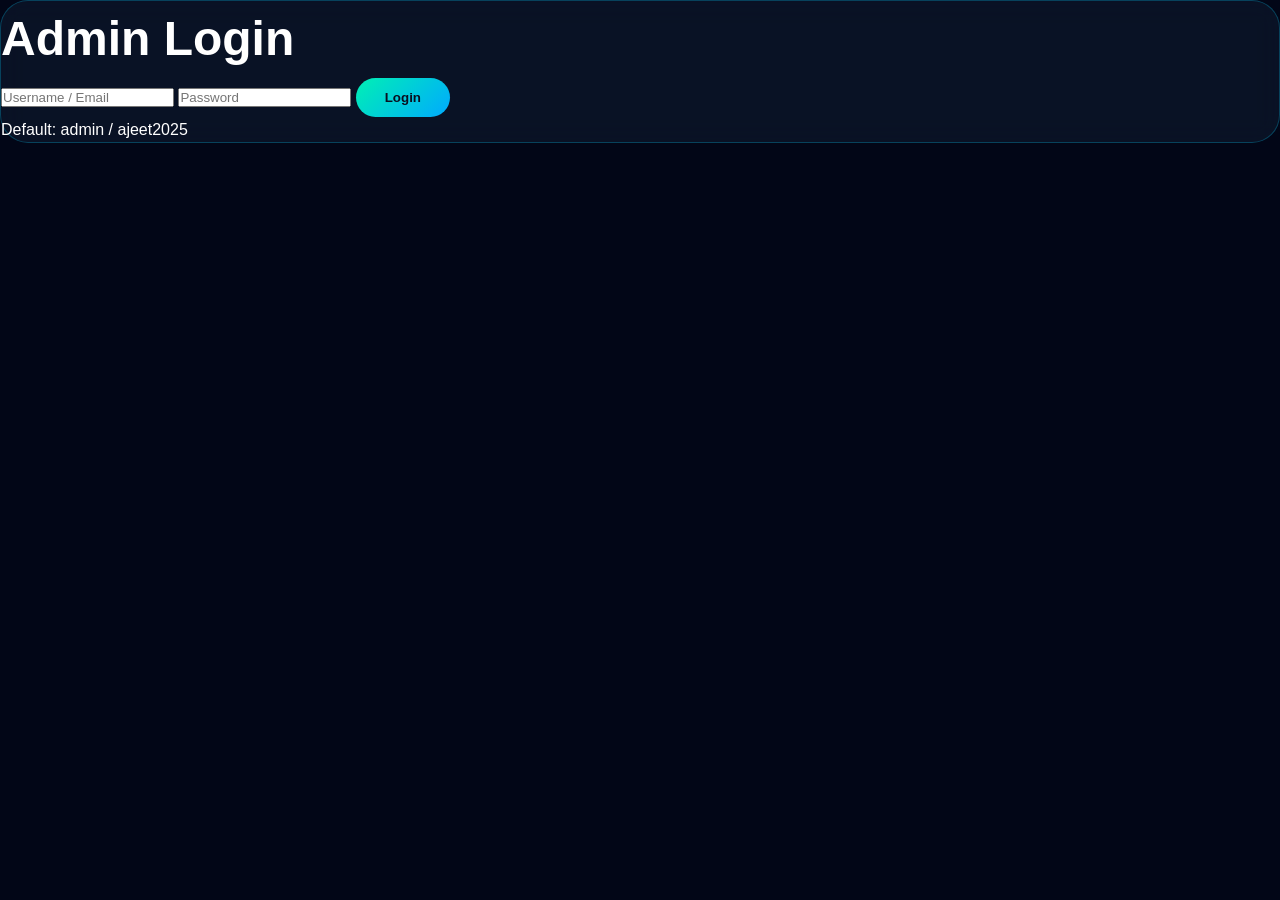
<file: admin/index.html>
<!DOCTYPE html>
<html lang="en">
<head>
  <meta charset="UTF-8">
  <meta name="viewport" content="width=device-width, initial-scale=1.0">
  <title>Admin Login</title>
  <link rel="stylesheet" href="../css/portfolio.css">
  <script src="../js/backend.js"></script>
</head>
<body class="bg-void flex items-center justify-center min-h-screen">
  <div class="glass-card p-8 w-96">
    <h2 class="text-2xl font-bold text-center mb-6">Admin Login</h2>
    <input type="text" id="adminUser" placeholder="Username / Email" class="w-full bg-black/30 border border-white/20 rounded-lg px-4 py-2 mb-3">
    <input type="password" id="adminPass" placeholder="Password" class="w-full bg-black/30 border border-white/20 rounded-lg px-4 py-2 mb-4">
    <button onclick="doLogin()" class="btn-primary w-full">Login</button>
    <p class="text-xs text-muted text-center mt-4">Default: admin / ajeet2025</p>
  </div>
  <script>
    function doLogin() {
      const user = document.getElementById('adminUser').value;
      const pass = document.getElementById('adminPass').value;
      if(Auth.login(user, pass).ok) {
        window.location.href = 'dashboard.html';
      } else {
        alert('Invalid credentials');
      }
    }
  </script>
</body>
</html>
</file>
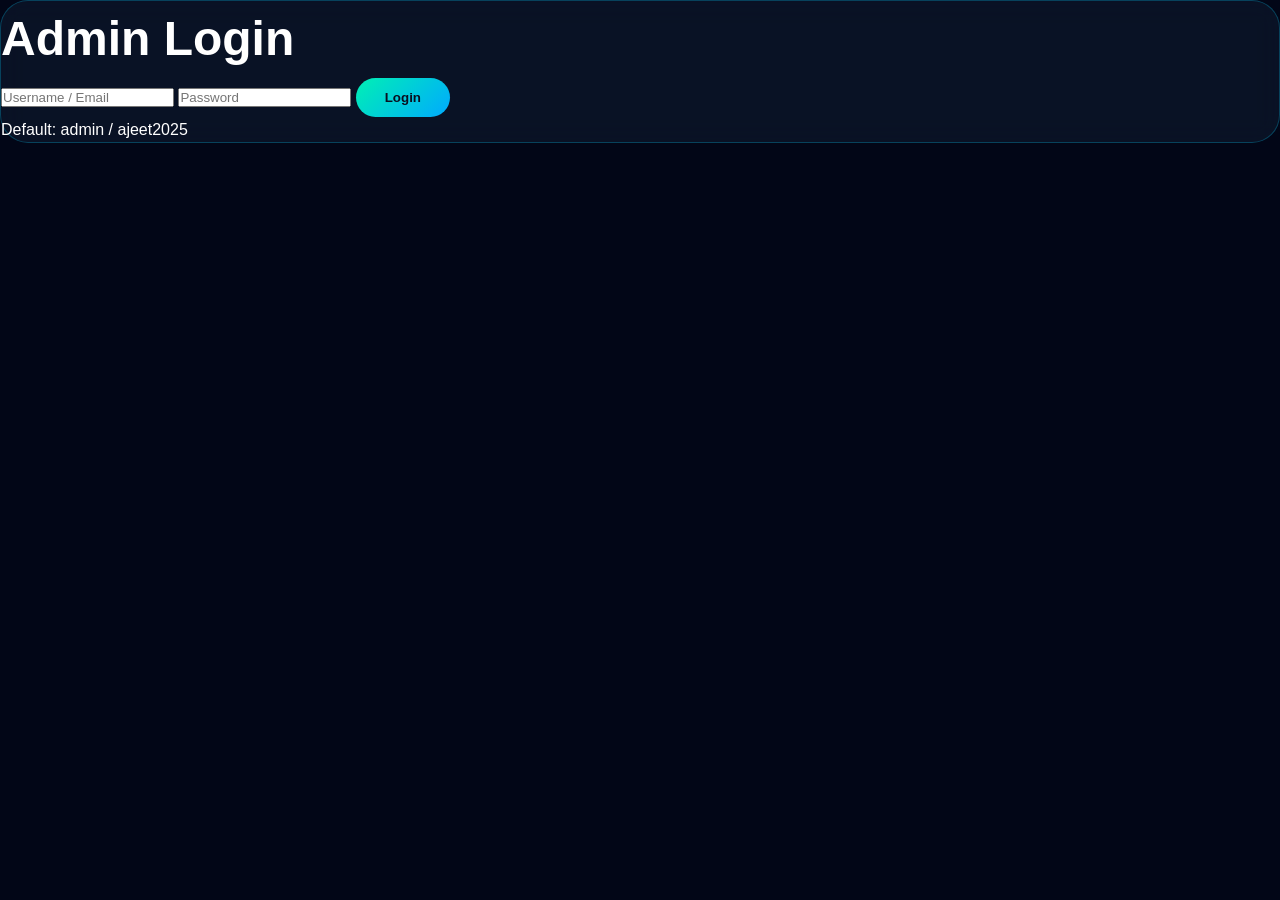
<file: admin/dashboard.html>
<!DOCTYPE html>
<html lang="en">
<head>
  <meta charset="UTF-8">
  <title>Admin Dashboard</title>
  <link rel="stylesheet" href="../css/portfolio.css">
  <script src="../data/portfolio.js"></script>
  <script src="../js/backend.js"></script>
</head>
<body class="bg-void text-white">
  <div class="container mx-auto p-5">
    <h1 class="text-3xl font-bold mb-4">Admin Dashboard</h1>
    <div class="flex flex-wrap gap-3 mb-6">
      <button onclick="showSection('projects')" class="btn-outline">Projects</button>
      <button onclick="showSection('experience')" class="btn-outline">Experience</button>
      <button onclick="showSection('certifications')" class="btn-outline">Certifications</button>
      <button onclick="showSection('skills')" class="btn-outline">Skills</button>
      <button onclick="showSection('personal')" class="btn-outline">Personal Info</button>
    </div>
    <div id="content"></div>
  </div>
  <script>
    let currentSection = 'projects';
    function showSection(s) { currentSection = s; render(); }
    function render() {
      let data = loadData(currentSection);
      if (currentSection === 'skills') data = Object.values(data).flat();
      let html = `<h2 class="text-2xl mb-3">Manage ${currentSection}</h2><button onclick="addItem()" class="btn-primary mb-4">+ Add New</button><div class="space-y-3">`;
      if (Array.isArray(data)) {
        data.forEach((item, idx) => {
          let title = item.title || item.name || item.role || item.degree || 'Item';
          let subtitle = item.company || item.issuer || item.uni || '';
          html += `<div class="glass-card p-4 flex justify-between items-center"><div><strong>${title}</strong><p class="text-sm text-muted">${subtitle}</p></div><div><button onclick="editItem(${idx})" class="btn-outline text-sm mr-2">Edit</button><button onclick="deleteItem(${idx})" class="text-red-500">Delete</button></div></div>`;
        });
      }
      html += `</div>`;
      document.getElementById('content').innerHTML = html;
    }
    window.addItem = () => { alert('In production: open modal to add. For now, edit data/portfolio.js directly.'); };
    window.editItem = (idx) => { alert(`Edit item ${idx} – implement modal in production`); };
    window.deleteItem = (idx) => {
      if(confirm('Delete permanently?')){
        let arr = loadData(currentSection);
        arr.splice(idx, 1);
        saveData(currentSection, arr);
        render();
      }
    };
    // Check authentication
    if(!Auth.isLoggedIn()) window.location.href = 'index.html';
    render();
  </script>
</body>
</html>
</file>
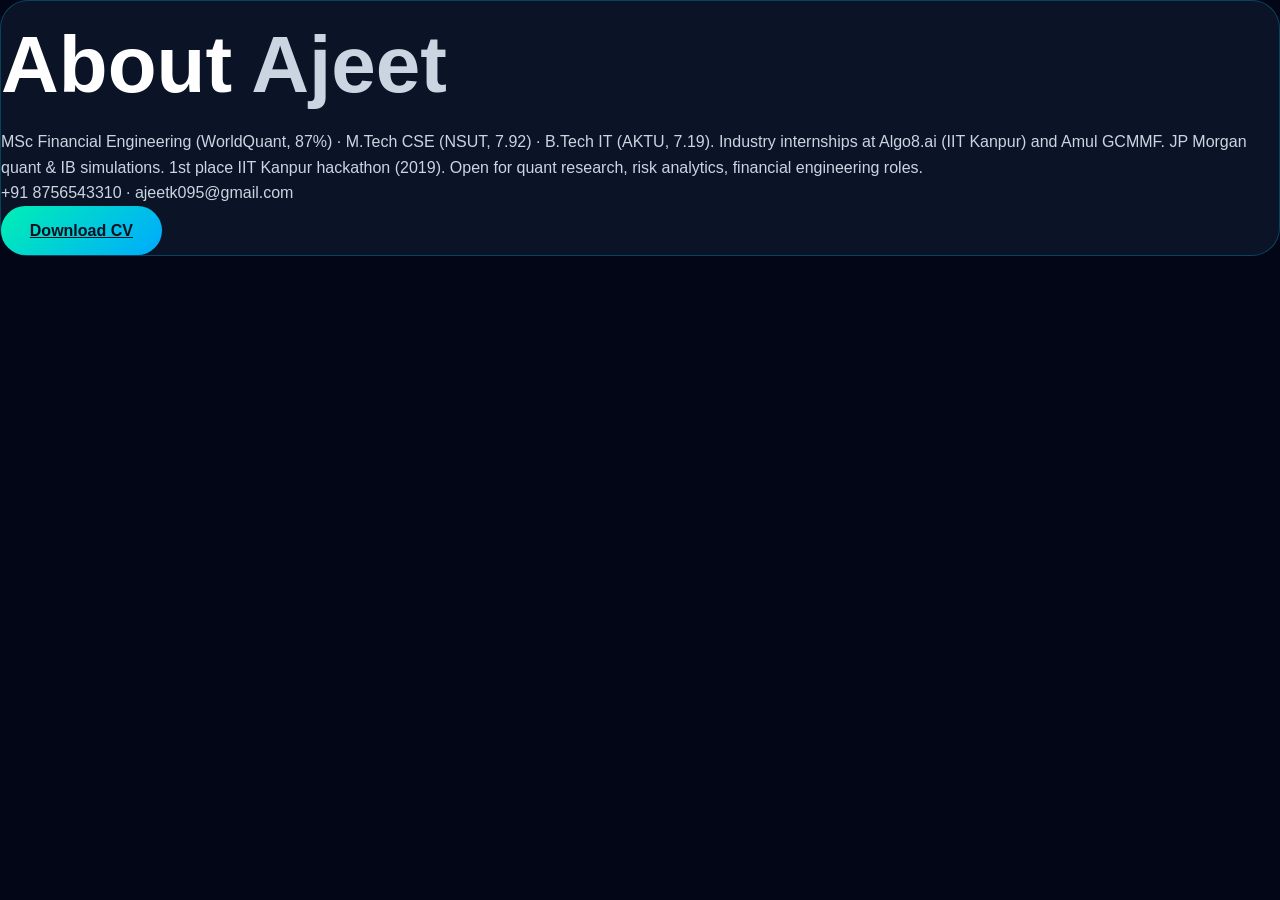
<file: pages/about.html>
<!DOCTYPE html>
<html lang="en">
<head><meta charset="UTF-8"><title>About – Ajeet Kumar</title><link rel="stylesheet" href="../css/portfolio.css"><link rel="stylesheet" href="../css/main-theme.css"><script src="../data/portfolio.js"></script><script src="../js/nav-inject.js"></script></head>
<body class="bg-void text-white"><div class="container mx-auto px-5 py-20"><div class="glass-card p-8"><h1 class="text-4xl font-bold mb-4">About <span class="neon-text">Ajeet</span></h1><div id="about-full"></div></div></div><script>document.getElementById('about-full').innerHTML = `<p>${PORTFOLIO_DATA.personal.summary}</p><p>${PORTFOLIO_DATA.personal.phone} · ${PORTFOLIO_DATA.personal.email}</p><a href="${PORTFOLIO_DATA.personal.resume_link}" class="btn-primary mt-4 inline-block">Download CV</a>`;</script></body>
</html>
</file>
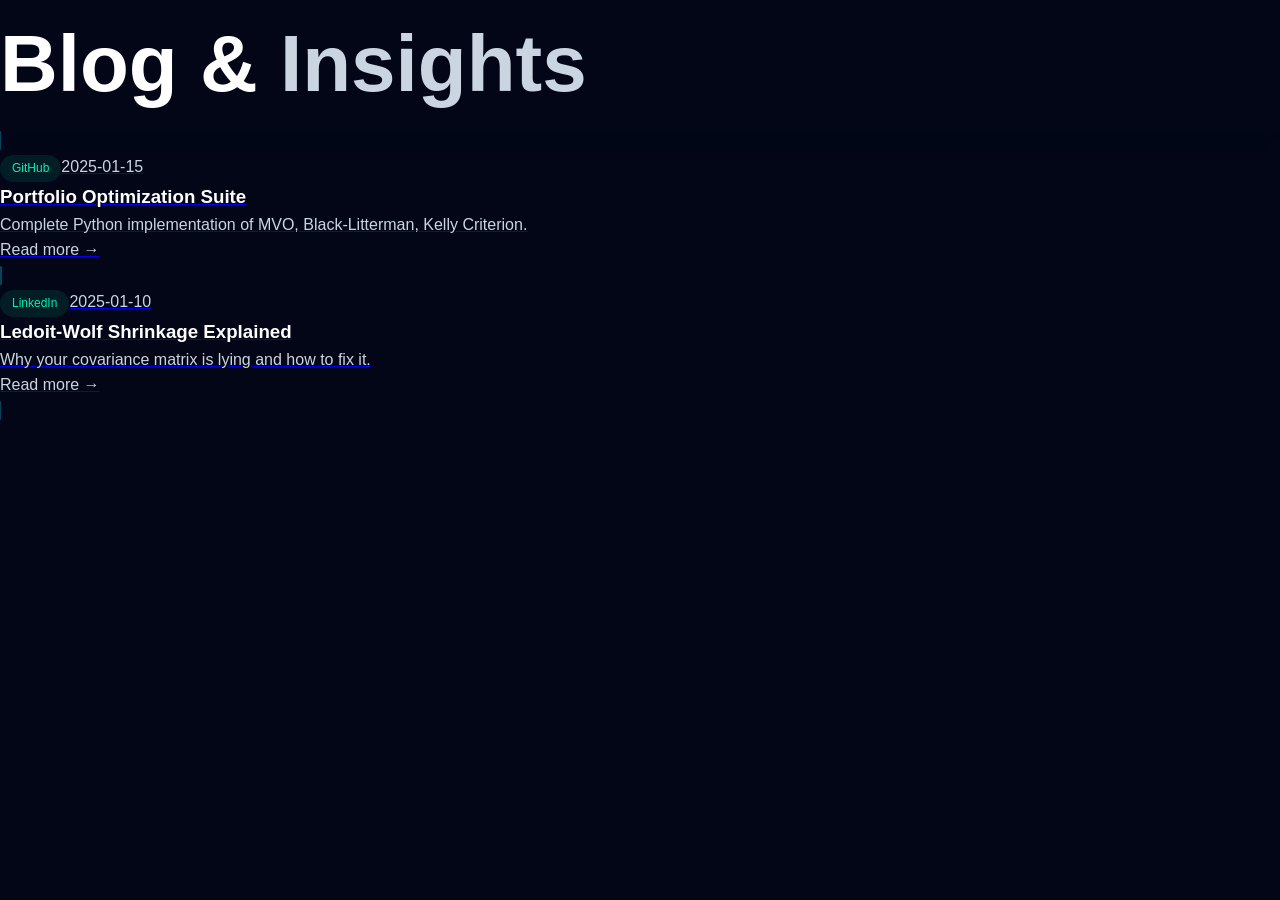
<file: pages/blog.html>
<!DOCTYPE html>
<html lang="en">
<head>
  <meta charset="UTF-8">
  <title>Blog – Ajeet Kumar</title>
  <link rel="stylesheet" href="../css/portfolio.css">
  <link rel="stylesheet" href="../css/main-theme.css">
  <script src="../data/portfolio.js"></script>
  <script src="../js/nav-inject.js"></script>
</head>
<body class="bg-void text-white">
  <div class="container mx-auto px-5 py-20">
    <h1 class="text-4xl font-bold text-center mb-8">Blog & <span class="neon-text">Insights</span></h1>
    <div class="grid md:grid-cols-2 gap-6" id="blog-list"></div>
  </div>
  <script>
    const blogs = loadData('blog');
    document.getElementById('blog-list').innerHTML = blogs.map(blog => `
      <a href="${blog.link}" target="_blank" class="glass-card p-6 hover:scale-[1.02] transition">
        <div class="flex justify-between"><span class="tag">${blog.tag}</span><span class="text-muted text-sm">${blog.date}</span></div>
        <h3 class="text-xl font-bold mt-2">${blog.title}</h3>
        <p class="text-gray-300 mt-1">${blog.summary}</p>
        <div class="mt-3 text-accent">Read more →</div>
      </a>
    `).join('');
  </script>
</body>
</html>
</file>
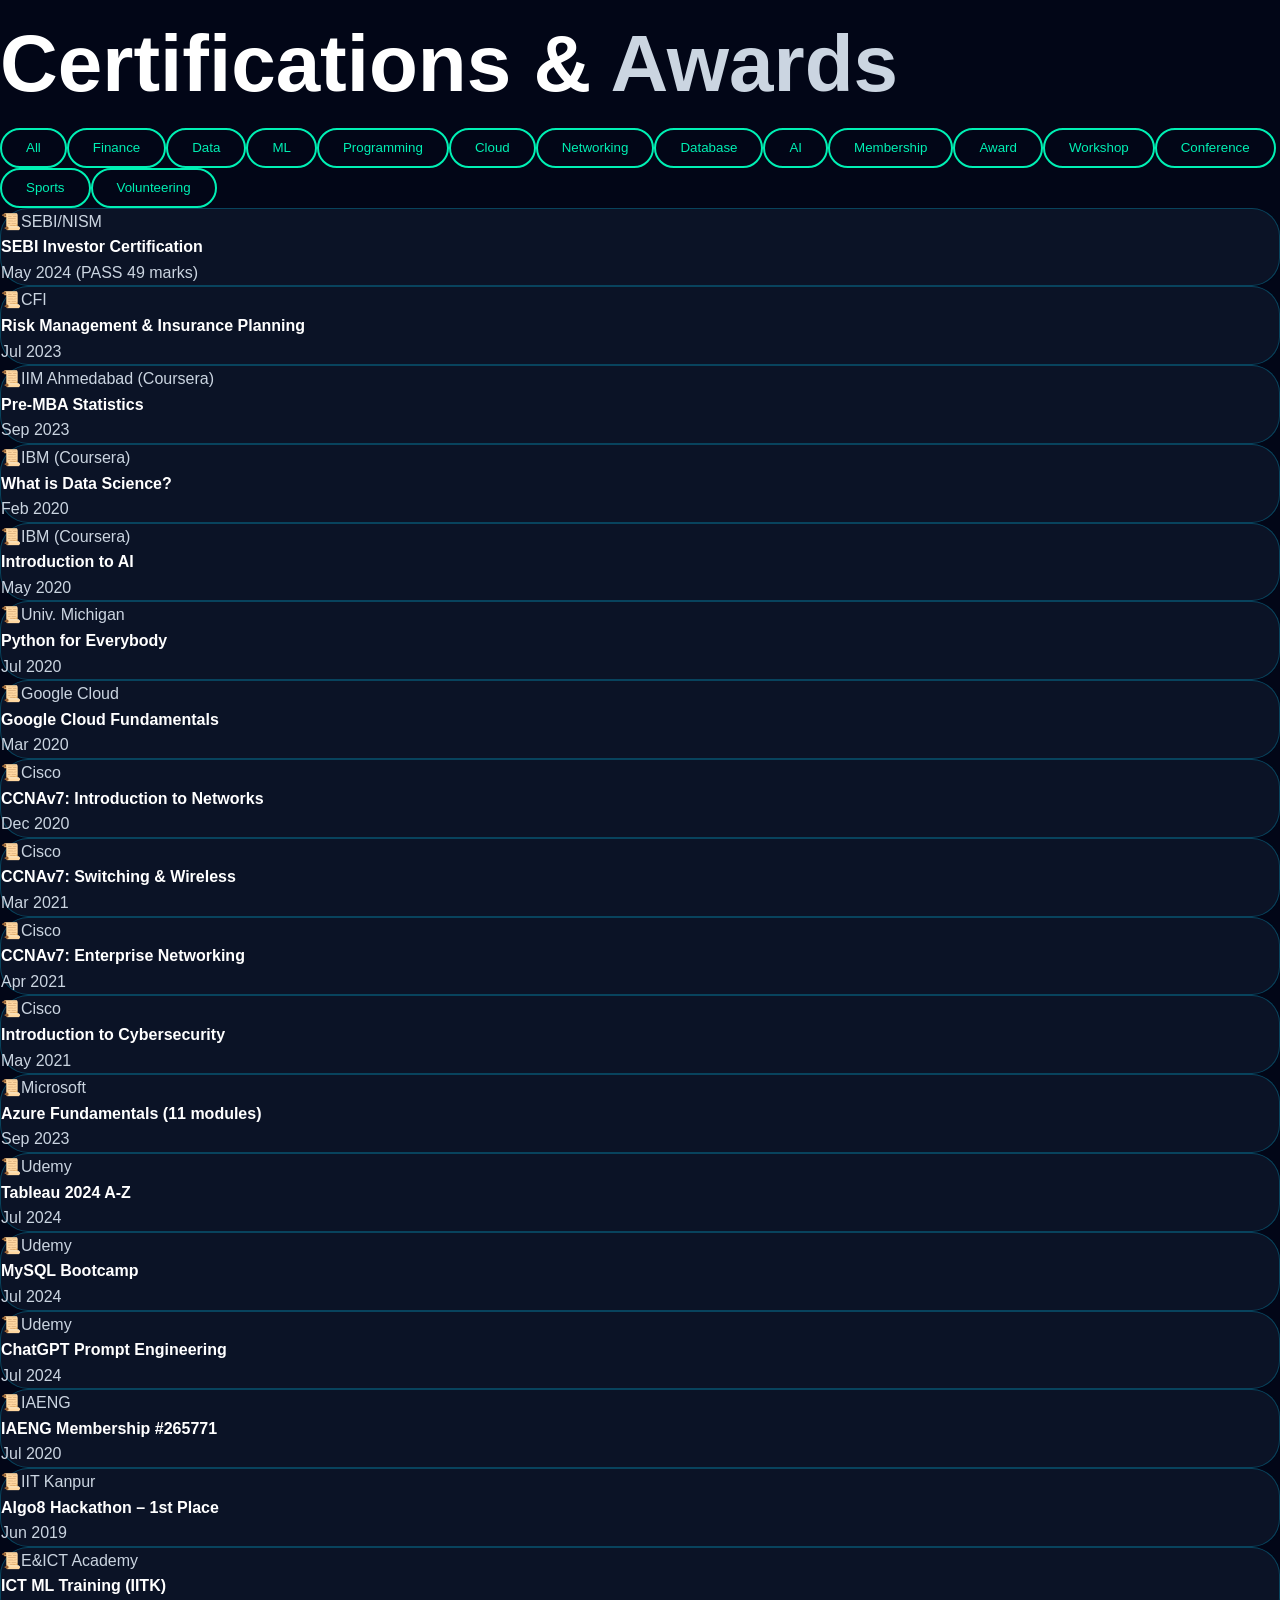
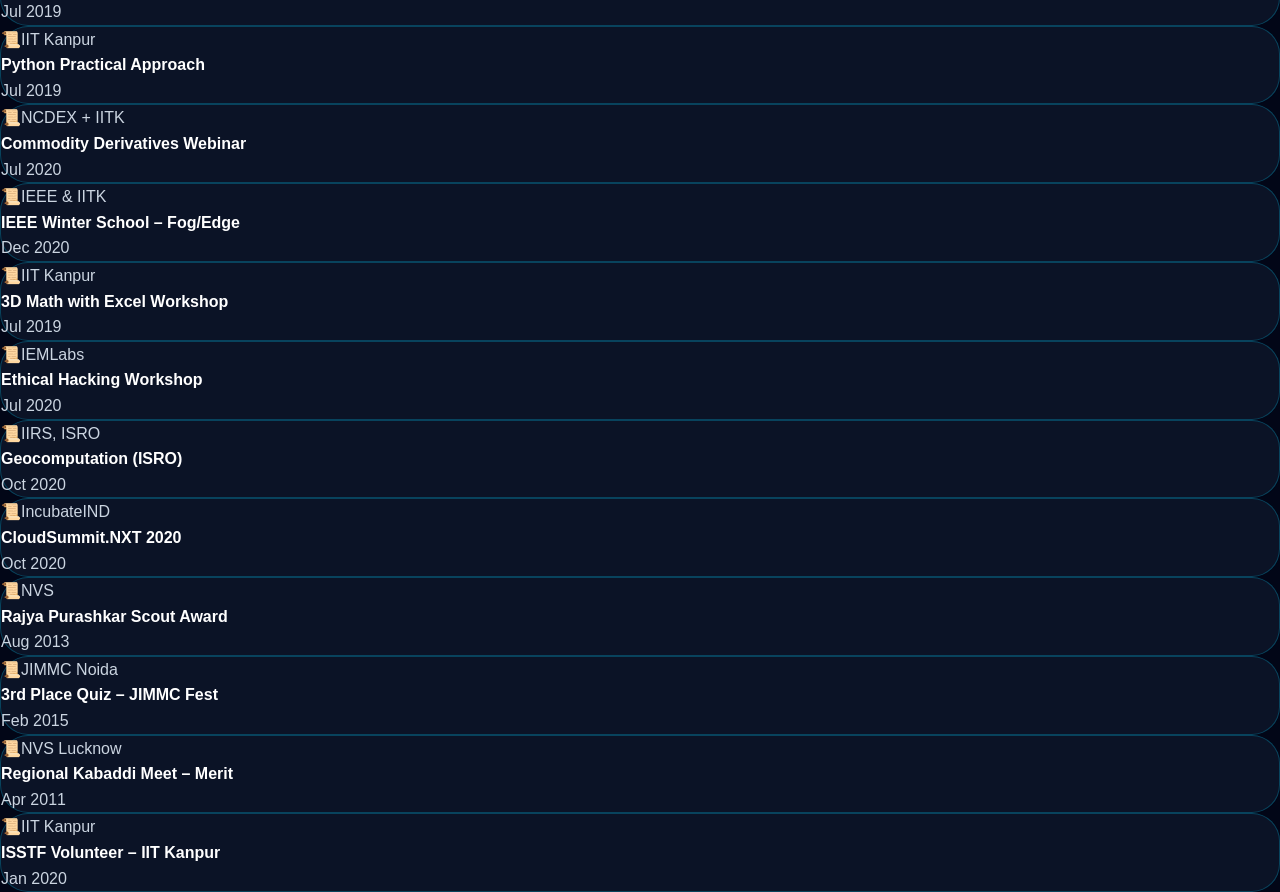
<file: pages/certifications.html>
<!DOCTYPE html>
<html lang="en">
<head>
  <meta charset="UTF-8">
  <title>Certifications – Ajeet Kumar</title>
  <link rel="stylesheet" href="../css/portfolio.css">
  <link rel="stylesheet" href="../css/main-theme.css">
  <script src="../data/portfolio.js"></script>
  <script src="../js/nav-inject.js"></script>
</head>
<body class="bg-void text-white">
  <div class="container mx-auto px-5 py-20">
    <h1 class="text-4xl font-bold text-center mb-4">Certifications & <span class="neon-text">Awards</span></h1>
    <div id="cert-filter" class="flex flex-wrap gap-2 justify-center mb-6"></div>
    <div id="cert-list" class="grid sm:grid-cols-2 lg:grid-cols-3 gap-5"></div>
  </div>
  <script>
    const allCerts = loadData('certifications');
    const categories = [...new Set(allCerts.map(c => c.cat))];
    let activeCat = 'all';
    function render() {
      const filtered = activeCat === 'all' ? allCerts : allCerts.filter(c => c.cat === activeCat);
      document.getElementById('cert-list').innerHTML = filtered.map(cert => `
        <div class="glass-card p-5">
          <div class="flex items-center gap-2 mb-2"><span class="text-accent text-xl">📜</span><span class="text-muted text-xs">${cert.issuer}</span></div>
          <h4 class="font-semibold">${cert.name}</h4>
          <p class="text-xs text-muted mt-1">${cert.date}</p>
        </div>
      `).join('');
    }
    const filterDiv = document.getElementById('cert-filter');
    filterDiv.innerHTML = `<button onclick="setCat('all')" class="btn-outline text-sm ${activeCat==='all'?'bg-accent/20':''}">All</button>` + categories.map(cat => `<button onclick="setCat('${cat}')" class="btn-outline text-sm">${cat}</button>`).join('');
    window.setCat = (cat) => { activeCat = cat; render(); document.querySelectorAll('#cert-filter button').forEach(btn => btn.classList.remove('bg-accent/20')); event.target.classList.add('bg-accent/20'); };
    render();
  </script>
</body>
</html>
</file>
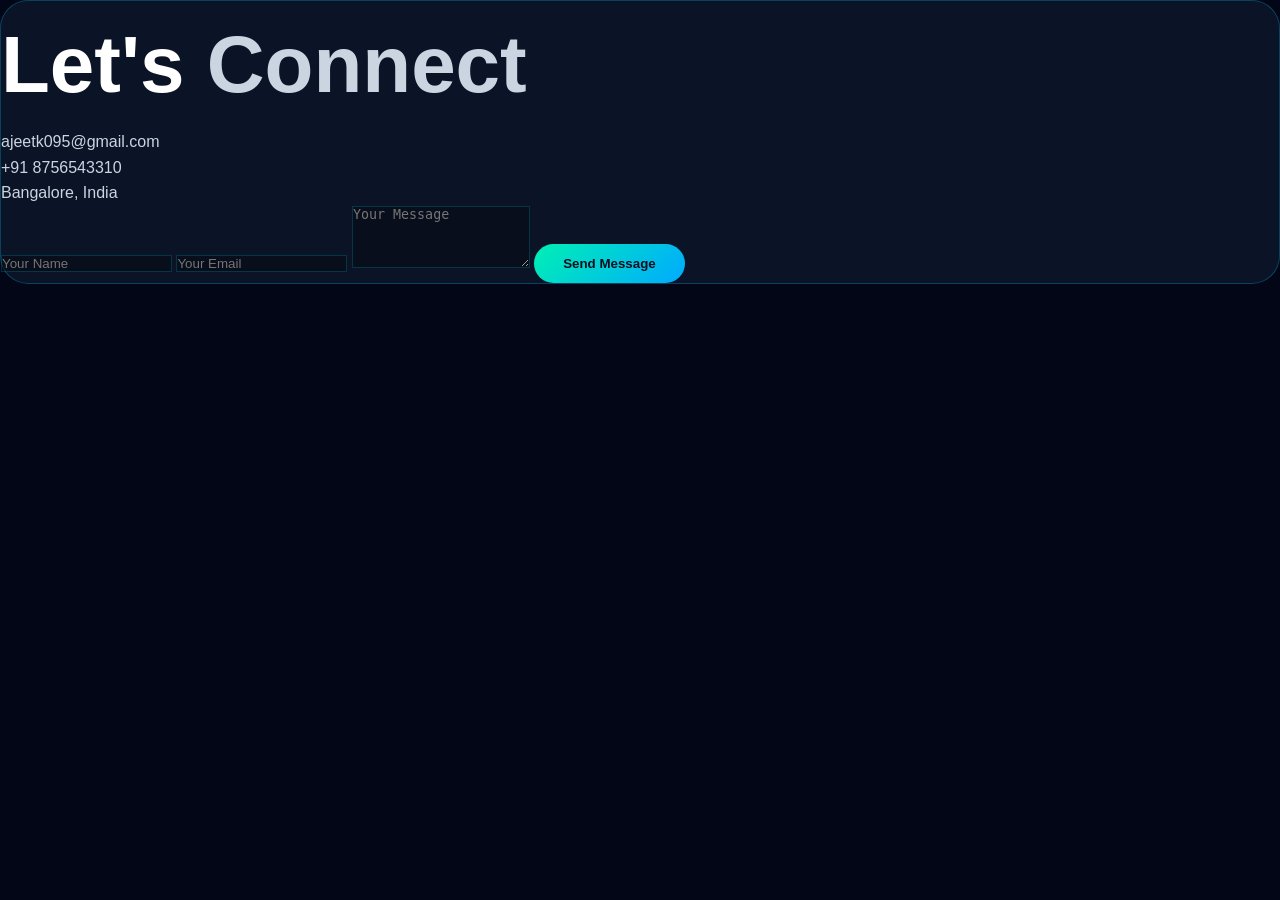
<file: pages/contact.html>
<!DOCTYPE html>
<html lang="en">
<head>
  <meta charset="UTF-8">
  <title>Contact – Ajeet Kumar</title>
  <link rel="stylesheet" href="../css/portfolio.css">
  <link rel="stylesheet" href="../css/main-theme.css">
  <script src="../data/portfolio.js"></script>
  <script src="../js/nav-inject.js"></script>
</head>
<body class="bg-void text-white">
  <div class="container mx-auto px-5 py-20">
    <div class="glass-card p-8 max-w-2xl mx-auto">
      <h1 class="text-4xl font-bold text-center mb-6">Let's <span class="neon-text">Connect</span></h1>
      <div id="contact-info" class="space-y-3 text-center mb-6"></div>
      <form id="contact-form" class="space-y-4">
        <input type="text" id="name" placeholder="Your Name" class="w-full bg-black/30 border border-white/20 rounded-lg px-4 py-2" required>
        <input type="email" id="email" placeholder="Your Email" class="w-full bg-black/30 border border-white/20 rounded-lg px-4 py-2" required>
        <textarea id="message" rows="4" placeholder="Your Message" class="w-full bg-black/30 border border-white/20 rounded-lg px-4 py-2" required></textarea>
        <button type="submit" class="btn-primary w-full">Send Message</button>
      </form>
      <div id="form-status" class="mt-4 text-center text-sm hidden"></div>
    </div>
  </div>
  <script>
    const p = PORTFOLIO_DATA.personal;
    document.getElementById('contact-info').innerHTML = `
      <p><i class="fas fa-envelope text-accent"></i> ${p.email}</p>
      <p><i class="fas fa-phone text-accent"></i> ${p.phone}</p>
      <p><i class="fas fa-map-marker-alt text-accent"></i> ${p.location}</p>
      <div class="flex justify-center gap-4">
        <a href="${p.linkedin}" target="_blank" class="text-accent2"><i class="fab fa-linkedin text-2xl"></i></a>
        <a href="${p.github}" target="_blank" class="text-accent2"><i class="fab fa-github text-2xl"></i></a>
        <a href="${p.leetcode}" target="_blank" class="text-accent2"><i class="fab fa-leetcode text-2xl"></i></a>
      </div>
    `;
    document.getElementById('contact-form').addEventListener('submit', async (e) => {
      e.preventDefault();
      const status = document.getElementById('form-status');
      status.classList.remove('hidden');
      status.innerHTML = '<div class="spinner mx-auto"></div> Sending...';
      // Simulate email sending (replace with EmailJS or your backend)
      setTimeout(() => {
        status.innerHTML = '<span class="text-accent">✓ Message sent! Ajeet will reply soon.</span>';
        document.getElementById('contact-form').reset();
        setTimeout(() => status.classList.add('hidden'), 5000);
      }, 1000);
    });
  </script>
</body>
</html>
</file>
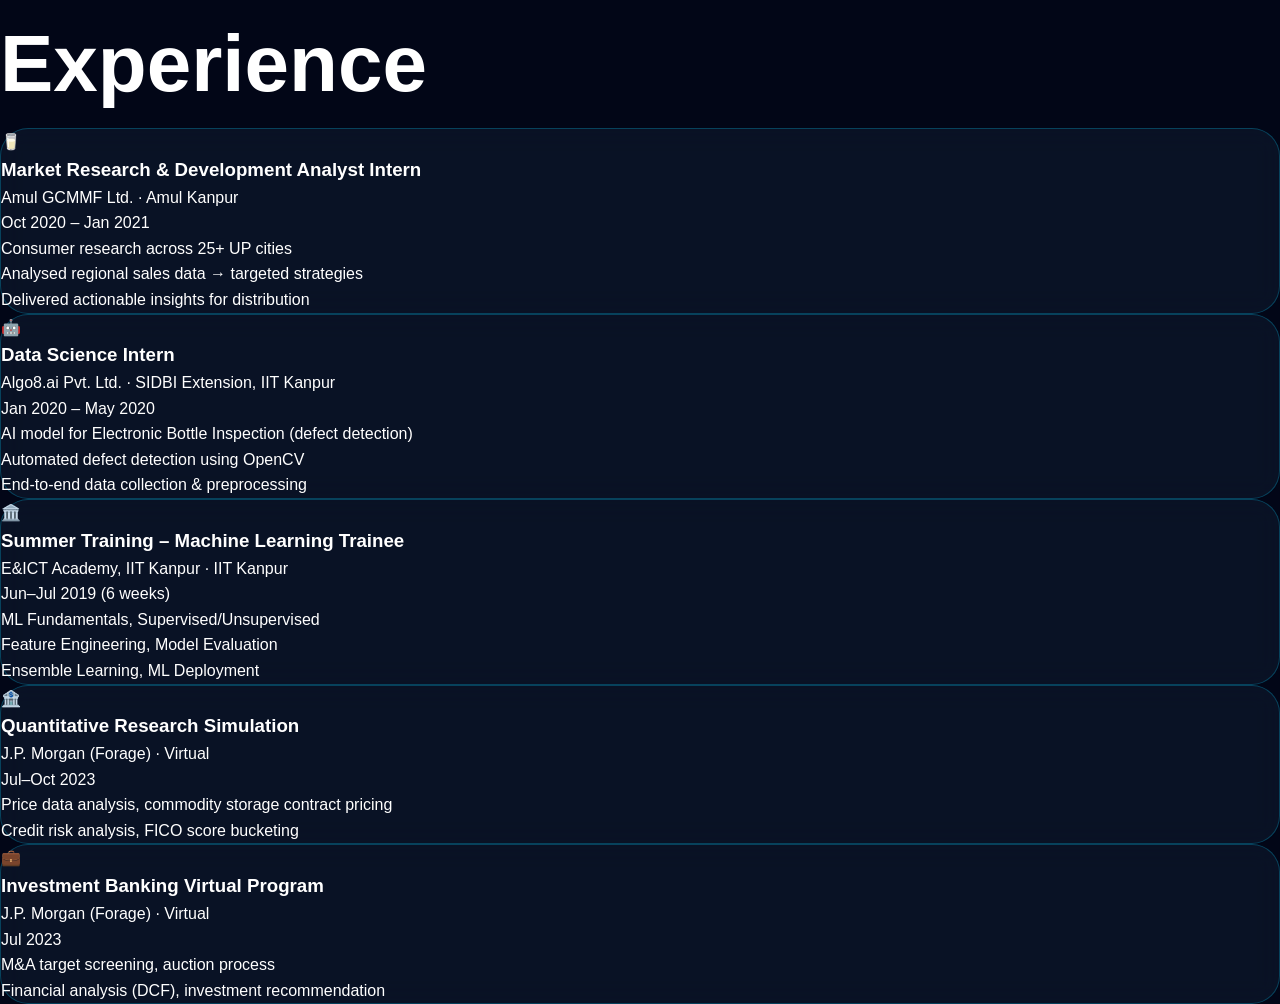
<file: pages/experience.html>
<!DOCTYPE html><html><head><title>Experience</title><link rel="stylesheet" href="../css/portfolio.css"><script src="../data/portfolio.js"></script><script src="../js/nav-inject.js"></script></head>
<body class="bg-void"><div class="container mx-auto px-5 py-20"><h1 class="text-4xl font-bold mb-8">Experience</h1><div id="exp-list" class="space-y-6"></div></div>
<script>const exp = loadData('experience'); document.getElementById('exp-list').innerHTML = exp.map(e => `<div class="glass-card p-6"><div class="text-3xl">${e.icon}</div><h3 class="text-xl font-bold">${e.role}</h3><p class="text-accent">${e.company} · ${e.location}</p><p class="text-muted text-sm">${e.period}</p><ul class="mt-2 list-disc list-inside"><li>${e.bullets.join('</li><li>')}</li></ul></div>`).join('');</script></body></html>
</file>
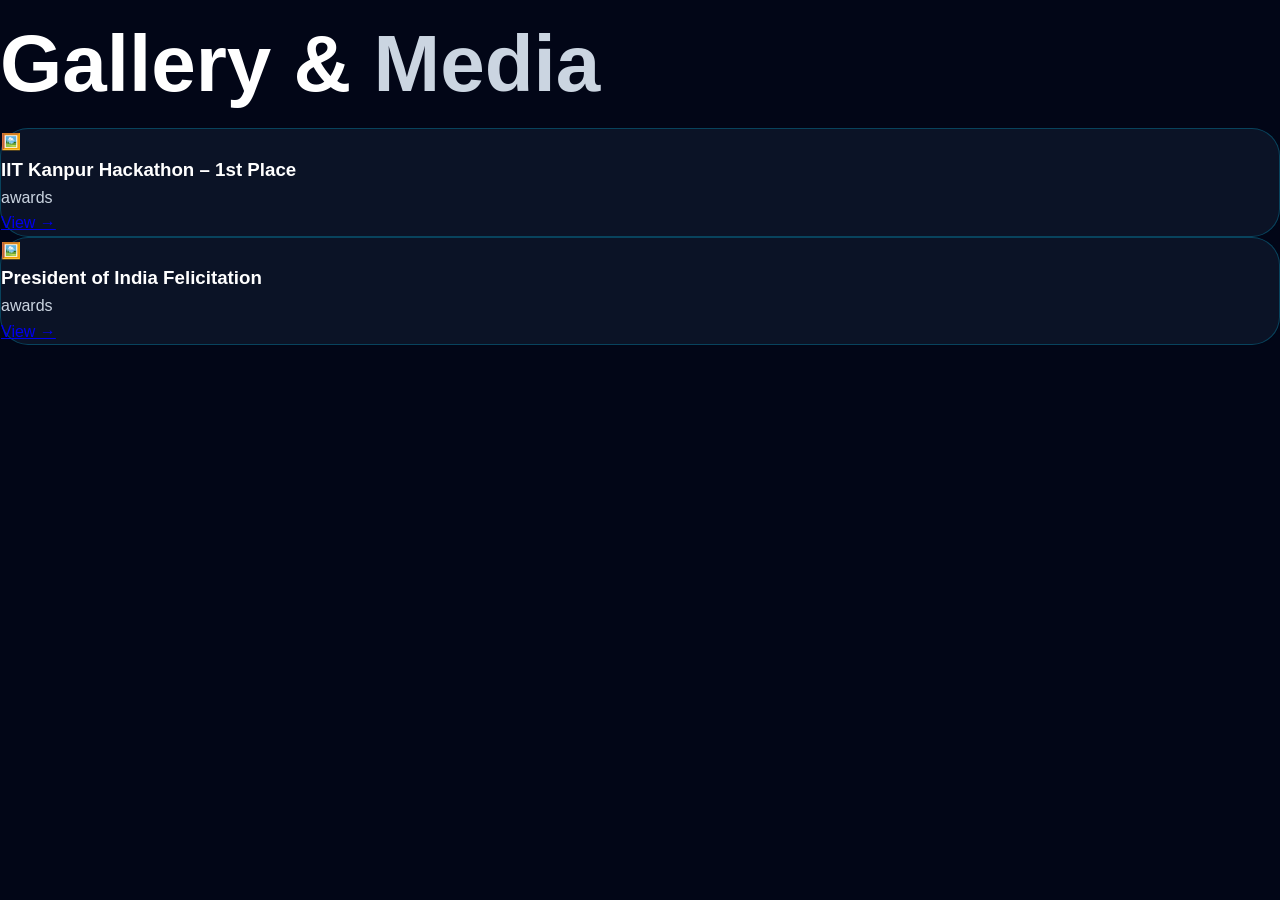
<file: pages/gallery.html>
<!DOCTYPE html>
<html lang="en">
<head>
  <meta charset="UTF-8">
  <title>Gallery – Ajeet Kumar</title>
  <link rel="stylesheet" href="../css/portfolio.css">
  <link rel="stylesheet" href="../css/main-theme.css">
  <script src="../data/portfolio.js"></script>
  <script src="../js/nav-inject.js"></script>
</head>
<body class="bg-void text-white">
  <div class="container mx-auto px-5 py-20">
    <h1 class="text-4xl font-bold text-center mb-8">Gallery & <span class="neon-text">Media</span></h1>
    <div id="gallery-grid" class="grid sm:grid-cols-2 lg:grid-cols-3 gap-6"></div>
  </div>
  <script>
    const items = loadData('gallery');
    document.getElementById('gallery-grid').innerHTML = items.map(item => `
      <div class="glass-card p-4 text-center">
        <div class="text-5xl mb-2">${item.icon || (item.type === 'image' ? '🖼️' : '📄')}</div>
        <h3 class="font-semibold">${item.title}</h3>
        <p class="text-muted text-sm">${item.cat}</p>
        ${item.src ? `<a href="${item.src}" target="_blank" class="text-accent text-sm mt-2 inline-block">View →</a>` : ''}
      </div>
    `).join('');
  </script>
</body>
</html>
</file>
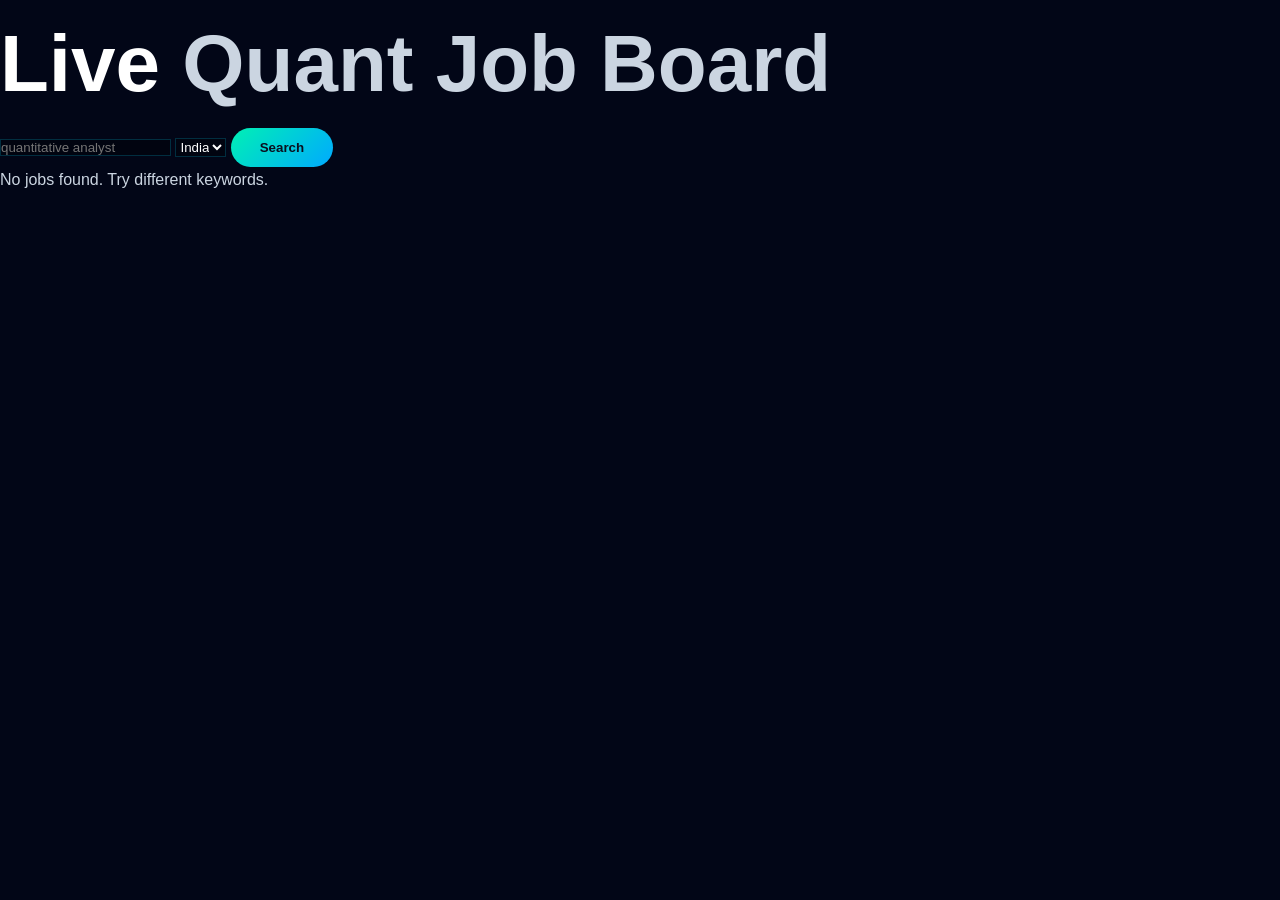
<file: pages/jobs.html>
<!DOCTYPE html>
<html lang="en">
<head>
  <meta charset="UTF-8">
  <title>Job Board – Ajeet Kumar</title>
  <link rel="stylesheet" href="../css/portfolio.css">
  <link rel="stylesheet" href="../css/main-theme.css">
  <script src="../js/jobs.js"></script>
  <script src="../js/nav-inject.js"></script>
</head>
<body class="bg-void text-white">
  <div class="container mx-auto px-5 py-20">
    <h1 class="text-4xl font-bold text-center mb-8">Live <span class="neon-text">Quant Job Board</span></h1>
    <div class="flex flex-wrap gap-3 justify-center mb-6">
      <input type="text" id="jobSearch" placeholder="quantitative analyst" class="bg-black/30 border border-white/20 rounded-full px-4 py-2 text-sm w-64">
      <select id="jobCountry" class="bg-black/30 border border-white/20 rounded-full px-4 py-2 text-sm">
        <option value="in">India</option><option value="us">USA</option><option value="gb">UK</option>
      </select>
      <button onclick="fetchAndRender()" class="btn-primary">Search</button>
    </div>
    <div id="job-list" class="grid md:grid-cols-2 gap-5"></div>
  </div>
  <script>
    async function fetchAndRender() {
      const query = document.getElementById('jobSearch').value || 'quantitative analyst finance python';
      const country = document.getElementById('jobCountry').value;
      document.getElementById('job-list').innerHTML = '<div class="text-center py-10"><div class="spinner mx-auto"></div> Loading live jobs...</div>';
      const jobs = await fetchJobs(query, country);
      if(jobs.length === 0) {
        document.getElementById('job-list').innerHTML = '<div class="text-center py-10">No jobs found. Try different keywords.</div>';
        return;
      }
      document.getElementById('job-list').innerHTML = jobs.map(j => `
        <div class="glass-card p-5">
          <div class="flex justify-between"><h3 class="font-bold">${j.title}</h3><span class="text-accent text-sm">${j.match}% match</span></div>
          <p class="text-accent2 text-sm">${j.company} · ${j.location}</p>
          <p class="text-muted text-sm">💰 ${j.salary}</p>
          <a href="${j.link}" target="_blank" class="inline-block mt-3 text-accent text-sm">Apply →</a>
        </div>
      `).join('');
    }
    fetchAndRender();
  </script>
</body>
</html>
</file>
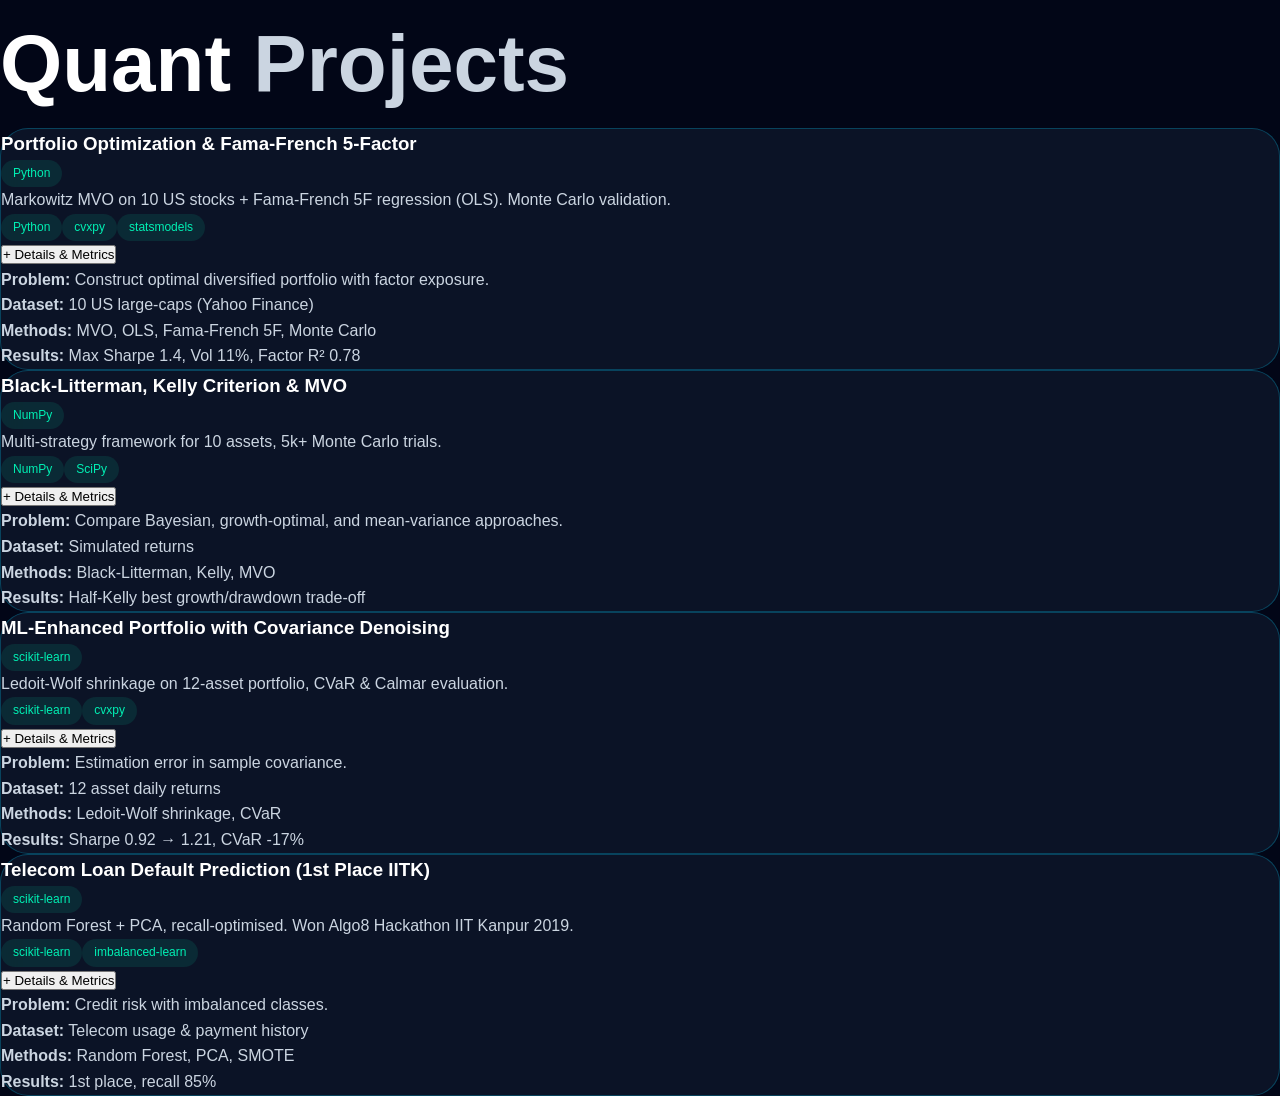
<file: pages/projects.html>
<!DOCTYPE html>
<html lang="en">
<head>
  <meta charset="UTF-8">
  <meta name="viewport" content="width=device-width, initial-scale=1.0">
  <title>Projects – Ajeet Kumar</title>
  <link rel="stylesheet" href="../css/portfolio.css">
  <link rel="stylesheet" href="../css/animations.css">
  <link rel="stylesheet" href="../css/main-theme.css">
  <script src="../data/portfolio.js"></script>
  <script src="../js/nav-inject.js"></script>
</head>
<body class="bg-void text-white">
  <div class="container mx-auto px-5 py-20">
    <h1 class="text-4xl font-bold mb-8">Quant <span class="neon-text">Projects</span></h1>
    <div id="projects-list" class="grid md:grid-cols-2 gap-6"></div>
  </div>
  <script>
    const projects = loadData('projects');
    const container = document.getElementById('projects-list');
    container.innerHTML = projects.map(p => `
      <div class="glass-card p-6">
        <div class="flex justify-between items-start">
          <h3 class="text-xl font-bold">${p.title}</h3>
          <span class="tag">${p.tech?.[0] || 'Quant'}</span>
        </div>
        <p class="text-gray-300 mt-2 text-sm">${p.summary}</p>
        <div class="flex flex-wrap gap-2 mt-3">
          ${p.tech.map(t => `<span class="tag">${t}</span>`).join('')}
        </div>
        <button onclick="toggleDetails(this)" class="mt-4 text-accent text-sm">+ Details & Metrics</button>
        <div class="details hidden mt-4 pt-4 border-t border-white/10">
          <p><strong>Problem:</strong> ${p.problem}</p>
          <p><strong>Dataset:</strong> ${p.dataset}</p>
          <p><strong>Methods:</strong> ${p.methods}</p>
          <p><strong>Results:</strong> ${p.results}</p>
          ${p.metrics ? `<p><strong>Metrics:</strong> ${p.metrics.join(', ')}</p>` : ''}
        </div>
      </div>
    `).join('');
    window.toggleDetails = (btn) => {
      const details = btn.nextElementSibling;
      details.classList.toggle('hidden');
      btn.textContent = details.classList.contains('hidden') ? '+ Details & Metrics' : '- Hide Details';
    };
  </script>
</body>
</html>
</file>
<file: css/portfolio.css>
/* css/portfolio.css - FIXED VERSION */
:root {
  --bg-void: #020617;
  --bg-deep: #0a0f1f;
  --bg-card: rgba(15, 25, 45, 0.65);
  --accent: #00f0b4;
  --accent2: #00aaff;
  --accent3: #7c6cf8;
  --muted: #8899b0;
  --white: #ffffff;
  --border: rgba(0, 212, 255, 0.25);
  --radius-lg: 28px;
  --transition: all 0.3s cubic-bezier(0.2, 0.9, 0.4, 1.1);
}

* { margin: 0; padding: 0; box-sizing: border-box; }
html { scroll-behavior: smooth; }
body {
  background: var(--bg-void);
  color: var(--white);
  font-family: 'Inter', sans-serif;
  line-height: 1.6;
}

.glass-card {
  background: var(--bg-card);
  backdrop-filter: blur(12px);
  border: 1px solid var(--border);
  border-radius: var(--radius-lg);
  transition: var(--transition);
}

.glass-card:hover {
  border-color: var(--accent);
  transform: translateY(-6px);
  box-shadow: 0 25px 40px rgba(0, 240, 180, 0.25);
}

.btn-primary {
  background: linear-gradient(135deg, var(--accent), var(--accent2));
  color: #0a0f1f;
  padding: 0.75rem 1.8rem;
  border-radius: 40px;
  font-weight: 600;
  transition: 0.3s;
  border: none;
  cursor: pointer;
  display: inline-block;
}

.btn-primary:hover { transform: translateY(-3px); }

.btn-outline {
  border: 2px solid var(--accent);
  background: transparent;
  padding: 0.65rem 1.5rem;
  border-radius: 40px;
  color: var(--accent);
  cursor: pointer;
}

.btn-outline:hover { background: rgba(0, 240, 180, 0.1); }

.tag {
  background: rgba(0, 240, 180, 0.1);
  color: var(--accent);
  padding: 4px 12px;
  border-radius: 20px;
  font-size: 0.75rem;
  display: inline-block;
}

h1, h2, h3 { color: var(--white); font-weight: 700; }
h1 { font-size: clamp(2.5rem, 8vw, 5rem); }
h2 { font-size: clamp(1.8rem, 5vw, 3rem); }

.skill-bar-bg {
  background: rgba(255, 255, 255, 0.08);
  border-radius: 20px;
  height: 8px;
}

.skill-fill {
  background: linear-gradient(90deg, var(--accent), var(--accent2));
  height: 100%;
  transition: width 1s ease;
  border-radius: 20px;
}

@media (max-width: 768px) {
  h1 { font-size: 2rem; }
  h2 { font-size: 1.5rem; }
  section { padding: 2rem 0; }
}
</file>
<file: css/main-theme.css>
/* Dark theme base – ensures all pages use the same dark palette */
body.dark,
body {
  background: #020617;
  color: #e8f0fe;
}

/* Override any light-mode leftovers */
.bg-white,
.bg-gray-50,
.bg-gray-100 {
  background-color: transparent !important;
}

.text-gray-900,
.text-gray-800,
.text-gray-700 {
  color: #e8f0fe !important;
}

.border-gray-200,
.border-gray-300 {
  border-color: rgba(0, 212, 255, 0.2) !important;
}

/* Dark mode for modals */
.modal-content {
  background: #0a0f1f;
  border: 1px solid rgba(0, 212, 255, 0.3);
}

/* Dark form inputs */
input, textarea, select {
  background: rgba(0, 0, 0, 0.3);
  border: 1px solid rgba(0, 212, 255, 0.2);
  color: #fff;
}

input:focus, textarea:focus, select:focus {
  border-color: #00f0b4;
  outline: none;
}

/* Glassmorphic consistent */
.glass-card,
.card,
.modal-box,
.admin-card {
  background: rgba(15, 25, 45, 0.75);
  backdrop-filter: blur(12px);
  border: 1px solid rgba(0, 212, 255, 0.25);
}

/* Ensure all text on dark background is readable */
p, li, span, div:not(.special) {
  color: #cbd5e1;
}

h1, h2, h3, h4, h5, h6 {
  color: #ffffff;
}
</file>
<file: css/animations.css>
@keyframes fadeIn {
  from { opacity: 0; }
  to { opacity: 1; }
}

@keyframes slideUp {
  from {
    opacity: 0;
    transform: translateY(30px);
  }
  to {
    opacity: 1;
    transform: translateY(0);
  }
}

@keyframes slideInLeft {
  from {
    opacity: 0;
    transform: translateX(-30px);
  }
  to {
    opacity: 1;
    transform: translateX(0);
  }
}

@keyframes glowPulse {
  0%, 100% {
    box-shadow: 0 0 5px rgba(0, 240, 180, 0.5);
  }
  50% {
    box-shadow: 0 0 20px rgba(0, 240, 180, 0.8);
  }
}

@keyframes spin {
  from { transform: rotate(0deg); }
  to { transform: rotate(360deg); }
}

/* Animation classes */
.animate-fadeIn {
  animation: fadeIn 0.8s ease forwards;
}

.animate-slideUp {
  animation: slideUp 0.6s ease forwards;
}

.animate-slideInLeft {
  animation: slideInLeft 0.6s ease forwards;
}

.glow-hover:hover {
  animation: glowPulse 1.2s infinite;
}

/* Staggered reveal */
.reveal {
  opacity: 0;
  transform: translateY(30px);
  transition: opacity 0.7s ease, transform 0.7s ease;
}

.reveal.visible {
  opacity: 1;
  transform: translateY(0);
}

/* Loading spinner */
.spinner {
  width: 24px;
  height: 24px;
  border: 2px solid rgba(0, 240, 180, 0.2);
  border-top-color: var(--accent);
  border-radius: 50%;
  animation: spin 0.8s linear infinite;
}
</file>
